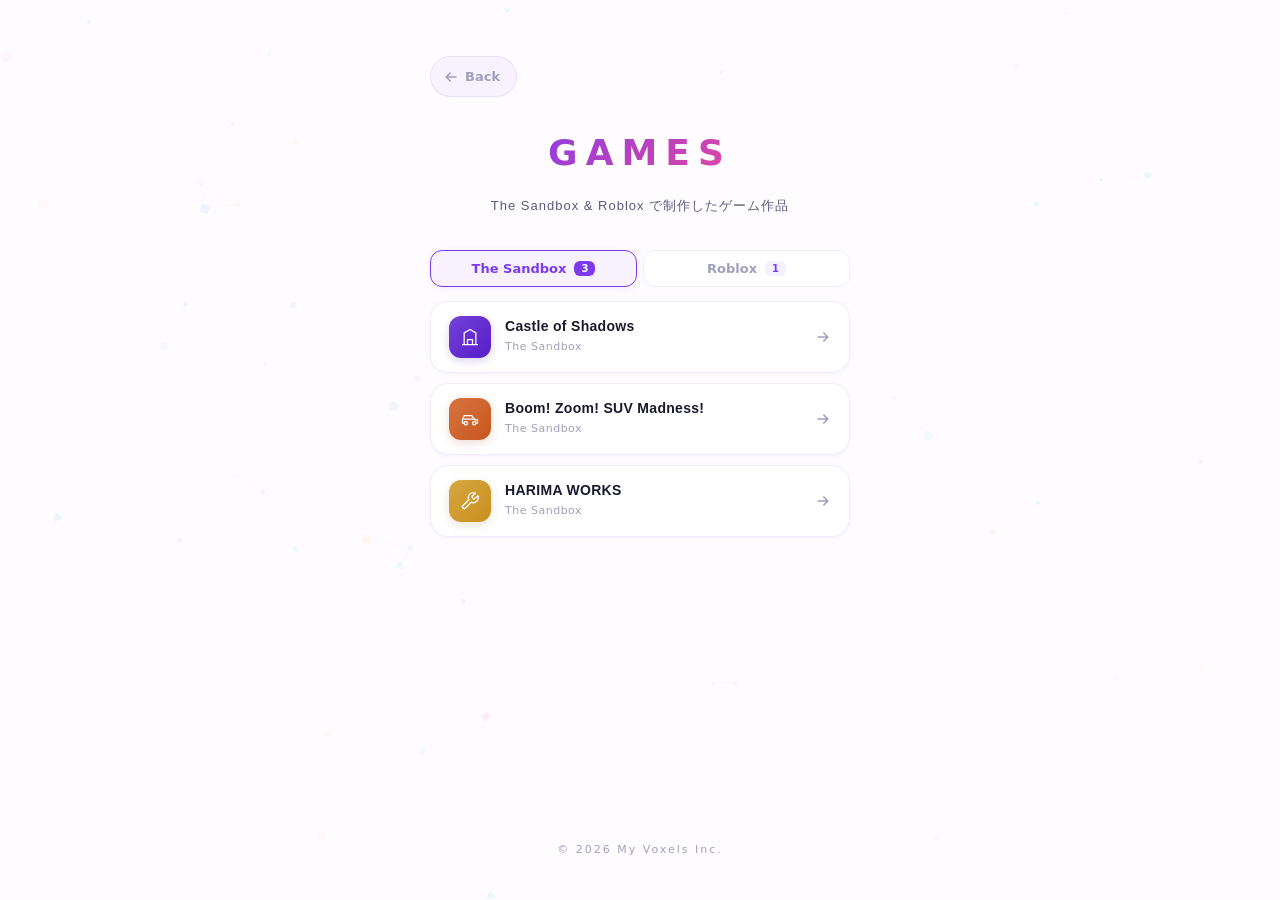
<file: games/index.html>
<!DOCTYPE html>
<html lang="ja">

<head>
    <meta charset="UTF-8">
    <meta name="viewport" content="width=device-width, initial-scale=1.0">
    <meta name="description" content="シャックが制作したゲーム一覧 — The Sandbox & Roblox">
    <meta property="og:title" content="シャック | Games">
    <meta property="og:description" content="The Sandbox & Roblox で制作したゲーム作品集">
    <meta property="og:type" content="website">
    <meta name="referrer" content="strict-origin-when-cross-origin">
    <meta http-equiv="Content-Security-Policy"
        content="default-src 'self'; script-src 'self' 'unsafe-inline'; style-src 'self' https://fonts.googleapis.com 'unsafe-inline'; font-src https://fonts.gstatic.com; img-src 'self' data:; connect-src 'self'">
    <title>シャック | Games</title>

    <link rel="preconnect" href="https://fonts.googleapis.com">
    <link rel="preconnect" href="https://fonts.gstatic.com" crossorigin>
    <link href="https://fonts.googleapis.com/css2?family=Space+Grotesk:wght@400;500;600;700&family=Outfit:wght@300;400;500;600;700;800;900&family=Zen+Kaku+Gothic+New:wght@400;500;700;900&display=swap"
        rel="stylesheet">

    <link rel="stylesheet" href="../css/links.css">
    <link rel="stylesheet" href="../css/games.css">
</head>

<body>
    <canvas id="bg-canvas" aria-hidden="true"></canvas>
    <div class="cursor-glow" aria-hidden="true"></div>

    <div class="page-wrapper">
        <!-- Back nav -->
        <a href="../links/" class="back-link" aria-label="リンクページに戻る">
            <svg width="16" height="16" viewBox="0 0 20 20" fill="none">
                <path d="M16 10H4M4 10L9 5M4 10L9 15" stroke="currentColor" stroke-width="2" stroke-linecap="round" stroke-linejoin="round"/>
            </svg>
            <span>Back</span>
        </a>

        <!-- Header -->
        <header class="games-header">
            <h1 class="games-title">GAMES</h1>
            <p class="games-sub">The Sandbox & Roblox で制作したゲーム作品</p>
        </header>

        <!-- Tabs -->
        <div class="tab-bar" role="tablist" aria-label="プラットフォーム選択">
            <button class="tab active" data-tab="sandbox" role="tab" aria-selected="true" aria-controls="panel-sandbox">
                <span class="tab-label">The Sandbox</span>
                <span class="tab-count">3</span>
            </button>
            <button class="tab" data-tab="roblox" role="tab" aria-selected="false" aria-controls="panel-roblox">
                <span class="tab-label">Roblox</span>
                <span class="tab-count">1</span>
            </button>
        </div>

        <!-- The Sandbox -->
        <div class="tab-content active" data-panel="sandbox" id="panel-sandbox" role="tabpanel">
            <div class="game-list">
                <a href="https://www.sandbox.game/ja/experiences/Castle%20of%20Shadows/12bfd0e6-0947-4f4d-9a75-915dcd6ac972/page/" target="_blank" rel="noopener noreferrer" class="gcard" style="--hue:260">
                    <div class="gcard-visual">
                        <svg viewBox="0 0 24 24" fill="none" stroke="currentColor" stroke-width="1.5"><path d="M3 21h18M5 21V7l7-4 7 4v14M9 21v-6h6v6" stroke-linecap="round" stroke-linejoin="round"/></svg>
                    </div>
                    <div class="gcard-body">
                        <span class="gcard-name">Castle of Shadows</span>
                        <span class="gcard-platform">The Sandbox</span>
                    </div>
                    <svg class="gcard-arrow" width="16" height="16" viewBox="0 0 20 20" fill="none"><path d="M4 10H16M16 10L11 5M16 10L11 15" stroke="currentColor" stroke-width="2" stroke-linecap="round" stroke-linejoin="round"/></svg>
                </a>

                <a href="https://www.sandbox.game/ja/experiences/Boom!%20Zoom!%20SUV%20Madness!/c2390e81-7049-42cb-880f-8a327b0193eb/page/" target="_blank" rel="noopener noreferrer" class="gcard" style="--hue:20">
                    <div class="gcard-visual">
                        <svg viewBox="0 0 24 24" fill="none" stroke="currentColor" stroke-width="1.5"><circle cx="7" cy="17" r="2"/><circle cx="17" cy="17" r="2"/><path d="M5 17H3v-4l2-5h9l4 5h3v4h-2M5 12h12" stroke-linecap="round" stroke-linejoin="round"/></svg>
                    </div>
                    <div class="gcard-body">
                        <span class="gcard-name">Boom! Zoom! SUV Madness!</span>
                        <span class="gcard-platform">The Sandbox</span>
                    </div>
                    <svg class="gcard-arrow" width="16" height="16" viewBox="0 0 20 20" fill="none"><path d="M4 10H16M16 10L11 5M16 10L11 15" stroke="currentColor" stroke-width="2" stroke-linecap="round" stroke-linejoin="round"/></svg>
                </a>

                <a href="https://www.sandbox.game/ja/experiences/HARIMA%20WORKS/f8361c45-31e1-40c7-9646-95f110631b2d/page/" target="_blank" rel="noopener noreferrer" class="gcard" style="--hue:40">
                    <div class="gcard-visual">
                        <svg viewBox="0 0 24 24" fill="none" stroke="currentColor" stroke-width="1.5"><path d="M14.7 6.3a1 1 0 000 1.4l1.6 1.6a1 1 0 001.4 0l3.77-3.77a6 6 0 01-7.94 7.94l-6.91 6.91a2.12 2.12 0 01-3-3l6.91-6.91a6 6 0 017.94-7.94l-3.76 3.76z" stroke-linecap="round" stroke-linejoin="round"/></svg>
                    </div>
                    <div class="gcard-body">
                        <span class="gcard-name">HARIMA WORKS</span>
                        <span class="gcard-platform">The Sandbox</span>
                    </div>
                    <svg class="gcard-arrow" width="16" height="16" viewBox="0 0 20 20" fill="none"><path d="M4 10H16M16 10L11 5M16 10L11 15" stroke="currentColor" stroke-width="2" stroke-linecap="round" stroke-linejoin="round"/></svg>
                </a>

            </div>
        </div>

        <!-- Roblox -->
        <div class="tab-content" data-panel="roblox" id="panel-roblox" role="tabpanel">
            <div class="game-list">
                <a href="https://www.roblox.com/ja/games/106476269244900/Mini-Survivor-2" target="_blank" rel="noopener noreferrer" class="gcard" style="--hue:0">
                    <div class="gcard-visual">
                        <svg viewBox="0 0 24 24" fill="none" stroke="currentColor" stroke-width="1.5"><path d="M12 22c5.523 0 10-4.477 10-10S17.523 2 12 2 2 6.477 2 12s4.477 10 10 10z"/><path d="M9 12l2 2 4-4" stroke-linecap="round" stroke-linejoin="round"/></svg>
                    </div>
                    <div class="gcard-body">
                        <span class="gcard-name">Mini Survivor 2</span>
                        <span class="gcard-platform">Roblox</span>
                    </div>
                    <svg class="gcard-arrow" width="16" height="16" viewBox="0 0 20 20" fill="none"><path d="M4 10H16M16 10L11 5M16 10L11 15" stroke="currentColor" stroke-width="2" stroke-linecap="round" stroke-linejoin="round"/></svg>
                </a>
            </div>
        </div>

        <footer class="footer">
            <p>&copy; 2026 My Voxels Inc.</p>
        </footer>
    </div>

    <script src="../js/links.js"></script>
</body>

</html>
</file>
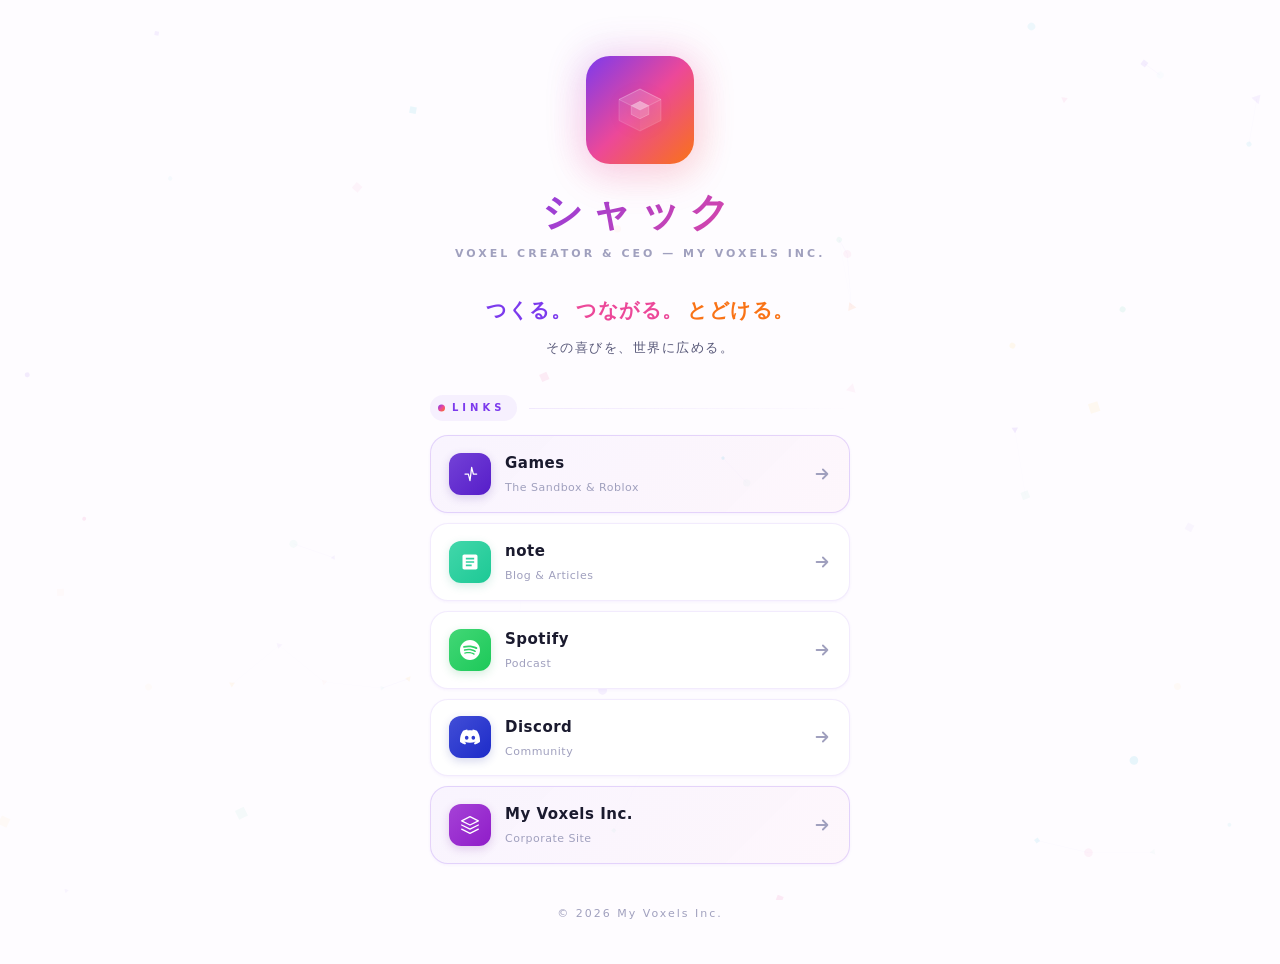
<file: links/index.html>
<!DOCTYPE html>
<html lang="ja">

<head>
    <meta charset="UTF-8">
    <meta name="viewport" content="width=device-width, initial-scale=1.0">
    <meta name="description" content="シャック — マイボクセル株式会社 代表取締役。Voxel Creator / Metaverse Builder。">
    <meta property="og:title" content="シャック | Links">
    <meta property="og:description" content="つくる。つながる。とどける。— Voxel Creator / CEO at My Voxels Inc.">
    <meta property="og:type" content="website">
    <meta name="referrer" content="strict-origin-when-cross-origin">
    <meta http-equiv="Content-Security-Policy"
        content="default-src 'self'; script-src 'self' 'unsafe-inline'; style-src 'self' https://fonts.googleapis.com 'unsafe-inline'; font-src https://fonts.gstatic.com; img-src 'self' data:; connect-src 'self'">
    <title>シャック | Links</title>

    <link rel="preconnect" href="https://fonts.googleapis.com">
    <link rel="preconnect" href="https://fonts.gstatic.com" crossorigin>
    <link href="https://fonts.googleapis.com/css2?family=Space+Grotesk:wght@400;500;600;700&family=Outfit:wght@300;400;500;600;700;800;900&family=Zen+Kaku+Gothic+New:wght@400;500;700;900&display=swap"
        rel="stylesheet">

    <link rel="stylesheet" href="../css/links.css">
</head>

<body>
    <canvas id="bg-canvas" aria-hidden="true"></canvas>
    <div class="cursor-glow" aria-hidden="true"></div>

    <span class="sr-only">シャック — マイボクセル株式会社 代表取締役のポートフォリオ</span>

    <div class="page-wrapper">
        <!-- Profile -->
        <header class="profile" id="profile">
            <div class="avatar-wrap">
                <div class="avatar-glow" aria-hidden="true"></div>
                <div class="avatar" role="img" aria-label="シャックのアバター">
                    <svg class="avatar-voxel" viewBox="0 0 64 64" fill="none" aria-hidden="true">
                        <path d="M32 8L56 20V44L32 56L8 44V20L32 8Z" fill="rgba(255,255,255,0.06)" stroke="rgba(255,255,255,0.2)" stroke-width="0.8"/>
                        <path d="M32 8L56 20L32 32L8 20L32 8Z" fill="rgba(255,255,255,0.12)" stroke="rgba(255,255,255,0.3)" stroke-width="0.8"/>
                        <path d="M32 32V56L8 44V20L32 32Z" fill="rgba(255,255,255,0.04)"/>
                        <path d="M32 32V56L56 44V20L32 32Z" fill="rgba(255,255,255,0.08)"/>
                        <path d="M32 22L42 27V37L32 42L22 37V27L32 22Z" fill="rgba(255,255,255,0.18)" stroke="rgba(255,255,255,0.4)" stroke-width="0.6"/>
                        <path d="M32 22L42 27L32 32L22 27L32 22Z" fill="rgba(255,255,255,0.3)"/>
                    </svg>
                </div>
            </div>

            <h1 class="name" data-text="シャック">シャック</h1>
            <p class="title">Voxel Creator & CEO — My Voxels Inc.</p>

            <div class="catch-group">
                <span class="catch-word" data-delay="0">つくる。</span>
                <span class="catch-word" data-delay="1">つながる。</span>
                <span class="catch-word" data-delay="2">とどける。</span>
            </div>
            <p class="catch-sub">その喜びを、世界に広める。</p>
        </header>

        <!-- Links -->
        <section class="links" id="links">
            <div class="section-head">
                <span class="section-tag">LINKS</span>
                <div class="section-line"></div>
            </div>

            <div class="links-list">
                <a href="../games/" class="link-card link-card--accent" style="--hue:260" aria-label="Games - The Sandbox & Roblox のゲーム一覧">
                    <div class="link-icon" style="--icon-hue:260">
                        <svg viewBox="0 0 24 24" fill="none" stroke="currentColor" stroke-width="1.5" aria-hidden="true"><path d="M6 12h4l2 8 2-16 2 8h4" stroke-linecap="round" stroke-linejoin="round"/></svg>
                    </div>
                    <div class="link-body">
                        <span class="link-name">Games</span>
                        <span class="link-desc">The Sandbox & Roblox</span>
                    </div>
                    <svg class="link-arrow" width="18" height="18" viewBox="0 0 20 20" fill="none" aria-hidden="true"><path d="M4 10H16M16 10L11 5M16 10L11 15" stroke="currentColor" stroke-width="2" stroke-linecap="round" stroke-linejoin="round"/></svg>
                </a>

                <a href="https://note.com/mr_shack" target="_blank" rel="noopener noreferrer" class="link-card" style="--hue:162" aria-label="note - Blog & Articles">
                    <div class="link-icon" style="--icon-hue:162">
                        <svg viewBox="0 0 24 24" fill="currentColor" aria-hidden="true"><path d="M19 3H5c-1.1 0-2 .9-2 2v14c0 1.1.9 2 2 2h14c1.1 0 2-.9 2-2V5c0-1.1-.9-2-2-2zm-5 14H7v-2h7v2zm3-4H7v-2h10v2zm0-4H7V7h10v2z"/></svg>
                    </div>
                    <div class="link-body">
                        <span class="link-name">note</span>
                        <span class="link-desc">Blog & Articles</span>
                    </div>
                    <svg class="link-arrow" width="18" height="18" viewBox="0 0 20 20" fill="none" aria-hidden="true"><path d="M4 10H16M16 10L11 5M16 10L11 15" stroke="currentColor" stroke-width="2" stroke-linecap="round" stroke-linejoin="round"/></svg>
                </a>

                <a href="https://open.spotify.com/show/5mf8BSWLRWdbFyqGXisiy9?si=bHC99f4CR0-HBONJI_6lBg" target="_blank" rel="noopener noreferrer" class="link-card" style="--hue:141" aria-label="Spotify - Podcast">
                    <div class="link-icon" style="--icon-hue:141">
                        <svg viewBox="0 0 24 24" fill="currentColor" aria-hidden="true"><path d="M12 0C5.4 0 0 5.4 0 12s5.4 12 12 12 12-5.4 12-12S18.66 0 12 0zm5.521 17.34c-.24.359-.66.48-1.021.24-2.82-1.74-6.36-2.101-10.561-1.141-.418.122-.779-.179-.899-.539-.12-.421.18-.78.54-.9 4.56-1.021 8.52-.6 11.64 1.32.42.18.479.659.301 1.02zm1.44-3.3c-.301.42-.841.6-1.262.3-3.239-1.98-8.159-2.58-11.939-1.38-.479.12-1.02-.12-1.14-.6-.12-.48.12-1.021.6-1.141C9.6 9.9 15 10.561 18.72 12.84c.361.181.54.78.241 1.2zm.12-3.36C15.24 8.4 8.82 8.16 5.16 9.301c-.6.179-1.2-.181-1.38-.721-.18-.601.18-1.2.72-1.381 4.26-1.26 11.28-1.02 15.721 1.621.539.3.719 1.02.419 1.56-.299.421-1.02.599-1.559.3z"/></svg>
                    </div>
                    <div class="link-body">
                        <span class="link-name">Spotify</span>
                        <span class="link-desc">Podcast</span>
                    </div>
                    <svg class="link-arrow" width="18" height="18" viewBox="0 0 20 20" fill="none" aria-hidden="true"><path d="M4 10H16M16 10L11 5M16 10L11 15" stroke="currentColor" stroke-width="2" stroke-linecap="round" stroke-linejoin="round"/></svg>
                </a>

                <a href="https://discord.com/invite/uUUE28vwKd" target="_blank" rel="noopener noreferrer" class="link-card" style="--hue:235" aria-label="Discord - Community">
                    <div class="link-icon" style="--icon-hue:235">
                        <svg viewBox="0 0 24 24" fill="currentColor" aria-hidden="true"><path d="M20.317 4.3698a19.7913 19.7913 0 00-4.8851-1.5152.0741.0741 0 00-.0785.0371c-.211.3753-.4447.8648-.6083 1.2495-1.8447-.2762-3.68-.2762-5.4868 0-.1636-.3933-.4058-.8742-.6177-1.2495a.077.077 0 00-.0785-.037 19.7363 19.7363 0 00-4.8852 1.515.0699.0699 0 00-.0321.0277C.5334 9.0458-.319 13.5799.0992 18.0578a.0824.0824 0 00.0312.0561 19.9312 19.9312 0 005.9932 3.0294.0777.0777 0 00.0842-.0276c.4616-.6304.8731-1.2952 1.226-1.9942a.076.076 0 00-.0416-.1057c-.6528-.2476-1.2743-.5495-1.8722-.8923a.077.077 0 01-.0076-.1277c.1258-.0943.2517-.1923.3718-.2914a.0743.0743 0 01.0776-.0105c3.9278 1.7933 8.18 1.7933 12.0614 0a.0739.0739 0 01.0785.0095c.1202.099.246.1981.3728.2924a.077.077 0 01-.0066.1276 12.2986 12.2986 0 01-1.8732.8914.0766.0766 0 00-.0407.1067c.3604.698.7719 1.3628 1.225 1.9932a.076.076 0 00.0842.0286 19.8652 19.8652 0 006.0019-3.0294.077.077 0 00.0313-.0552c.5004-5.177-.8382-9.6739-3.5485-13.6604a.061.061 0 00-.0312-.0286zM8.02 15.3312c-1.1825 0-2.1569-1.0857-2.1569-2.419 0-1.3332.9555-2.4189 2.157-2.4189 1.2108 0 2.1757 1.0952 2.1568 2.419 0 1.3332-.9555 2.4189-2.1569 2.4189zm7.9748 0c-1.1825 0-2.1569-1.0857-2.1569-2.419 0-1.3332.9554-2.4189 2.1569-2.4189 1.2108 0 2.1757 1.0952 2.1568 2.419 0 1.3332-.946 2.4189-2.1568 2.4189z"/></svg>
                    </div>
                    <div class="link-body">
                        <span class="link-name">Discord</span>
                        <span class="link-desc">Community</span>
                    </div>
                    <svg class="link-arrow" width="18" height="18" viewBox="0 0 20 20" fill="none"><path d="M4 10H16M16 10L11 5M16 10L11 15" stroke="currentColor" stroke-width="2" stroke-linecap="round" stroke-linejoin="round"/></svg>
                </a>

                <a href="https://my-voxel.studio.site" target="_blank" rel="noopener noreferrer" class="link-card link-card--accent" style="--hue:280" aria-label="My Voxels Inc. - Corporate Site">
                    <div class="link-icon" style="--icon-hue:280">
                        <svg viewBox="0 0 24 24" fill="none" stroke="currentColor" stroke-width="1.5" aria-hidden="true"><path d="M12 2L2 7l10 5 10-5-10-5zM2 17l10 5 10-5M2 12l10 5 10-5" stroke-linecap="round" stroke-linejoin="round"/></svg>
                    </div>
                    <div class="link-body">
                        <span class="link-name">My Voxels Inc.</span>
                        <span class="link-desc">Corporate Site</span>
                    </div>
                    <svg class="link-arrow" width="18" height="18" viewBox="0 0 20 20" fill="none" aria-hidden="true"><path d="M4 10H16M16 10L11 5M16 10L11 15" stroke="currentColor" stroke-width="2" stroke-linecap="round" stroke-linejoin="round"/></svg>
                </a>
            </div>
        </section>

        <footer class="footer">
            <p>&copy; 2026 My Voxels Inc.</p>
        </footer>
    </div>

    <script src="../js/links.js"></script>
</body>

</html>
</file>
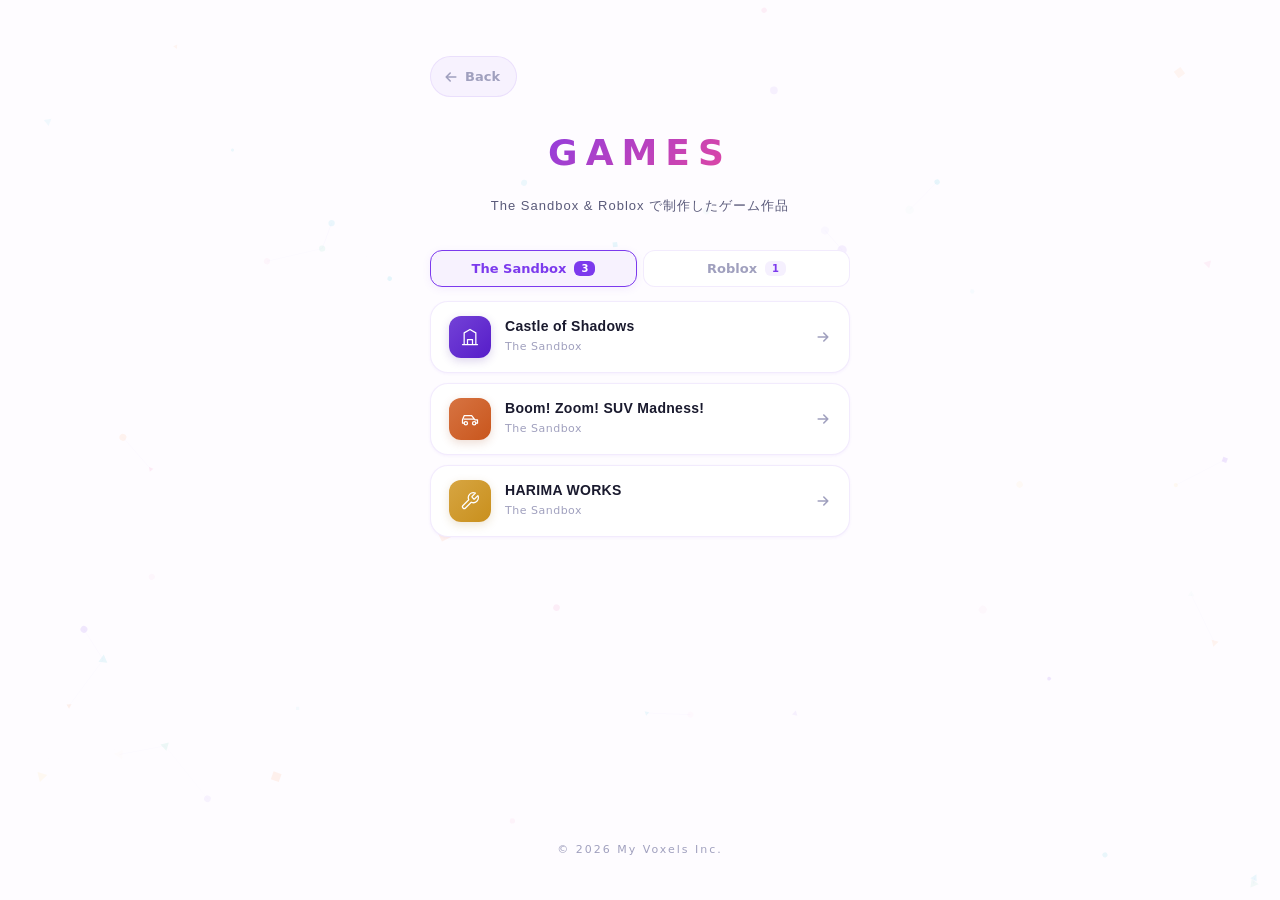
<file: games.html>
<!DOCTYPE html>
<html lang="ja">

<head>
    <meta charset="UTF-8">
    <meta name="viewport" content="width=device-width, initial-scale=1.0">
    <meta name="description" content="シャックが制作したゲーム一覧 — The Sandbox & Roblox">
    <meta property="og:title" content="シャック | Games">
    <meta property="og:description" content="The Sandbox & Roblox で制作したゲーム作品集">
    <meta property="og:type" content="website">
    <meta name="referrer" content="strict-origin-when-cross-origin">
    <meta http-equiv="Content-Security-Policy"
        content="default-src 'self'; script-src 'self' 'unsafe-inline'; style-src 'self' https://fonts.googleapis.com 'unsafe-inline'; font-src https://fonts.gstatic.com; img-src 'self' data:; connect-src 'self'">
    <title>シャック | Games</title>

    <link rel="preconnect" href="https://fonts.googleapis.com">
    <link rel="preconnect" href="https://fonts.gstatic.com" crossorigin>
    <link href="https://fonts.googleapis.com/css2?family=Space+Grotesk:wght@400;500;600;700&family=Outfit:wght@300;400;500;600;700;800;900&family=Zen+Kaku+Gothic+New:wght@400;500;700;900&display=swap"
        rel="stylesheet">

    <link rel="stylesheet" href="css/links.css">
    <link rel="stylesheet" href="css/games.css">
</head>

<body>
    <canvas id="bg-canvas" aria-hidden="true"></canvas>
    <div class="cursor-glow" aria-hidden="true"></div>

    <div class="page-wrapper">
        <!-- Back nav -->
        <a href="links.html" class="back-link" aria-label="リンクページに戻る">
            <svg width="16" height="16" viewBox="0 0 20 20" fill="none">
                <path d="M16 10H4M4 10L9 5M4 10L9 15" stroke="currentColor" stroke-width="2" stroke-linecap="round" stroke-linejoin="round"/>
            </svg>
            <span>Back</span>
        </a>

        <!-- Header -->
        <header class="games-header">
            <h1 class="games-title">GAMES</h1>
            <p class="games-sub">The Sandbox & Roblox で制作したゲーム作品</p>
        </header>

        <!-- Tabs -->
        <div class="tab-bar" role="tablist" aria-label="プラットフォーム選択">
            <button class="tab active" data-tab="sandbox" role="tab" aria-selected="true" aria-controls="panel-sandbox">
                <span class="tab-label">The Sandbox</span>
                <span class="tab-count">3</span>
            </button>
            <button class="tab" data-tab="roblox" role="tab" aria-selected="false" aria-controls="panel-roblox">
                <span class="tab-label">Roblox</span>
                <span class="tab-count">1</span>
            </button>
        </div>

        <!-- The Sandbox -->
        <div class="tab-content active" data-panel="sandbox" id="panel-sandbox" role="tabpanel">
            <div class="game-list">
                <a href="https://www.sandbox.game/ja/experiences/Castle%20of%20Shadows/12bfd0e6-0947-4f4d-9a75-915dcd6ac972/page/" target="_blank" rel="noopener noreferrer" class="gcard" style="--hue:260">
                    <div class="gcard-visual">
                        <svg viewBox="0 0 24 24" fill="none" stroke="currentColor" stroke-width="1.5"><path d="M3 21h18M5 21V7l7-4 7 4v14M9 21v-6h6v6" stroke-linecap="round" stroke-linejoin="round"/></svg>
                    </div>
                    <div class="gcard-body">
                        <span class="gcard-name">Castle of Shadows</span>
                        <span class="gcard-platform">The Sandbox</span>
                    </div>
                    <svg class="gcard-arrow" width="16" height="16" viewBox="0 0 20 20" fill="none"><path d="M4 10H16M16 10L11 5M16 10L11 15" stroke="currentColor" stroke-width="2" stroke-linecap="round" stroke-linejoin="round"/></svg>
                </a>

                <a href="https://www.sandbox.game/ja/experiences/Boom!%20Zoom!%20SUV%20Madness!/c2390e81-7049-42cb-880f-8a327b0193eb/page/" target="_blank" rel="noopener noreferrer" class="gcard" style="--hue:20">
                    <div class="gcard-visual">
                        <svg viewBox="0 0 24 24" fill="none" stroke="currentColor" stroke-width="1.5"><circle cx="7" cy="17" r="2"/><circle cx="17" cy="17" r="2"/><path d="M5 17H3v-4l2-5h9l4 5h3v4h-2M5 12h12" stroke-linecap="round" stroke-linejoin="round"/></svg>
                    </div>
                    <div class="gcard-body">
                        <span class="gcard-name">Boom! Zoom! SUV Madness!</span>
                        <span class="gcard-platform">The Sandbox</span>
                    </div>
                    <svg class="gcard-arrow" width="16" height="16" viewBox="0 0 20 20" fill="none"><path d="M4 10H16M16 10L11 5M16 10L11 15" stroke="currentColor" stroke-width="2" stroke-linecap="round" stroke-linejoin="round"/></svg>
                </a>

                <a href="https://www.sandbox.game/ja/experiences/HARIMA%20WORKS/f8361c45-31e1-40c7-9646-95f110631b2d/page/" target="_blank" rel="noopener noreferrer" class="gcard" style="--hue:40">
                    <div class="gcard-visual">
                        <svg viewBox="0 0 24 24" fill="none" stroke="currentColor" stroke-width="1.5"><path d="M14.7 6.3a1 1 0 000 1.4l1.6 1.6a1 1 0 001.4 0l3.77-3.77a6 6 0 01-7.94 7.94l-6.91 6.91a2.12 2.12 0 01-3-3l6.91-6.91a6 6 0 017.94-7.94l-3.76 3.76z" stroke-linecap="round" stroke-linejoin="round"/></svg>
                    </div>
                    <div class="gcard-body">
                        <span class="gcard-name">HARIMA WORKS</span>
                        <span class="gcard-platform">The Sandbox</span>
                    </div>
                    <svg class="gcard-arrow" width="16" height="16" viewBox="0 0 20 20" fill="none"><path d="M4 10H16M16 10L11 5M16 10L11 15" stroke="currentColor" stroke-width="2" stroke-linecap="round" stroke-linejoin="round"/></svg>
                </a>

            </div>
        </div>

        <!-- Roblox -->
        <div class="tab-content" data-panel="roblox" id="panel-roblox" role="tabpanel">
            <div class="game-list">
                <a href="https://www.roblox.com/ja/games/106476269244900/Mini-Survivor-2" target="_blank" rel="noopener noreferrer" class="gcard" style="--hue:0">
                    <div class="gcard-visual">
                        <svg viewBox="0 0 24 24" fill="none" stroke="currentColor" stroke-width="1.5"><path d="M12 22c5.523 0 10-4.477 10-10S17.523 2 12 2 2 6.477 2 12s4.477 10 10 10z"/><path d="M9 12l2 2 4-4" stroke-linecap="round" stroke-linejoin="round"/></svg>
                    </div>
                    <div class="gcard-body">
                        <span class="gcard-name">Mini Survivor 2</span>
                        <span class="gcard-platform">Roblox</span>
                    </div>
                    <svg class="gcard-arrow" width="16" height="16" viewBox="0 0 20 20" fill="none"><path d="M4 10H16M16 10L11 5M16 10L11 15" stroke="currentColor" stroke-width="2" stroke-linecap="round" stroke-linejoin="round"/></svg>
                </a>
            </div>
        </div>

        <footer class="footer">
            <p>&copy; 2026 My Voxels Inc.</p>
        </footer>
    </div>

    <script src="js/links.js"></script>
</body>

</html>
</file>
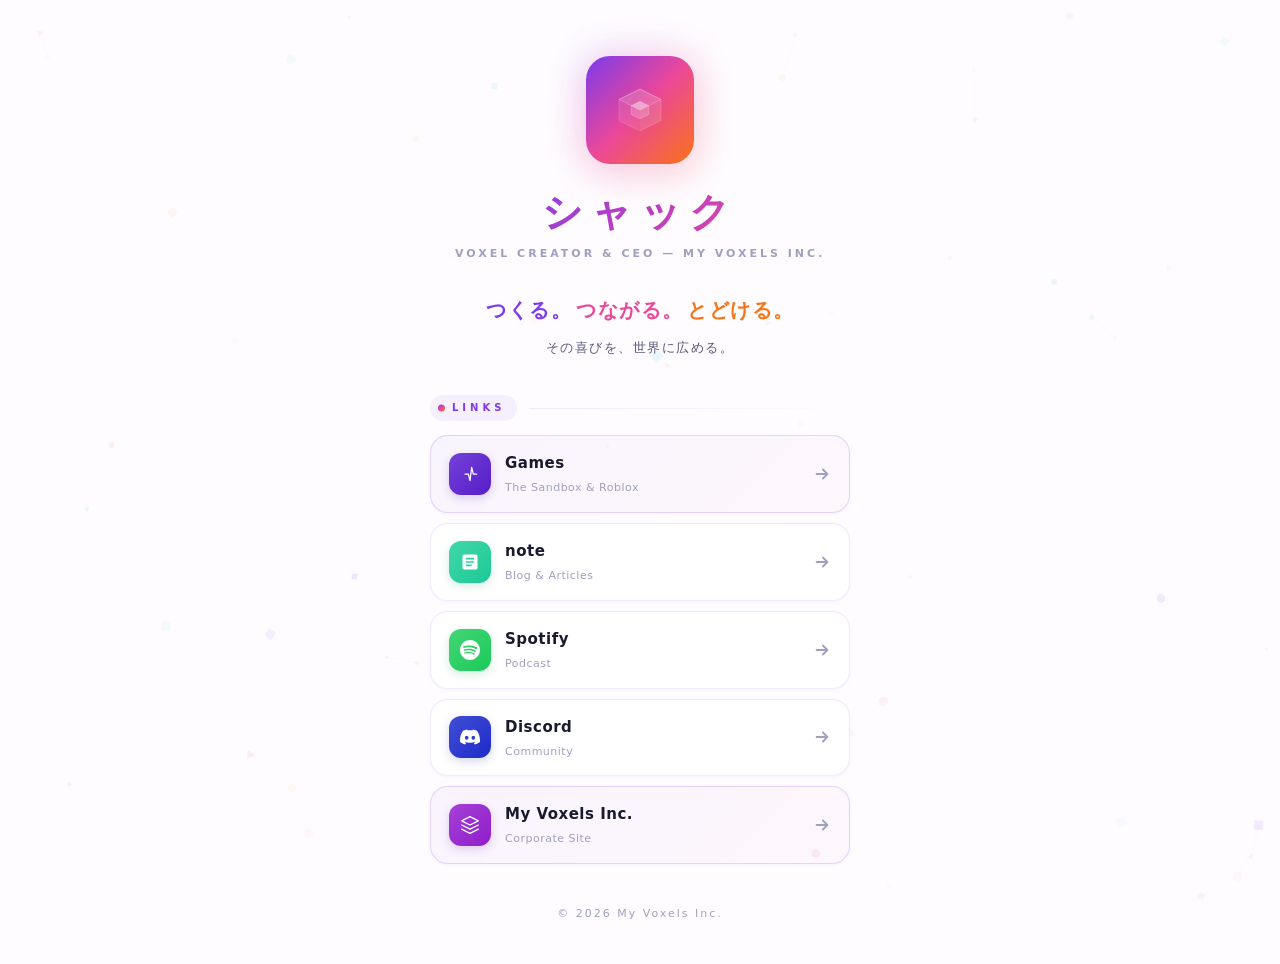
<file: links.html>
<!DOCTYPE html>
<html lang="ja">

<head>
    <meta charset="UTF-8">
    <meta name="viewport" content="width=device-width, initial-scale=1.0">
    <meta name="description" content="シャック — マイボクセル株式会社 代表取締役。Voxel Creator / Metaverse Builder。">
    <meta property="og:title" content="シャック | Links">
    <meta property="og:description" content="つくる。つながる。とどける。— Voxel Creator / CEO at My Voxels Inc.">
    <meta property="og:type" content="website">
    <meta name="referrer" content="strict-origin-when-cross-origin">
    <meta http-equiv="Content-Security-Policy"
        content="default-src 'self'; script-src 'self' 'unsafe-inline'; style-src 'self' https://fonts.googleapis.com 'unsafe-inline'; font-src https://fonts.gstatic.com; img-src 'self' data:; connect-src 'self'">
    <title>シャック | Links</title>

    <link rel="preconnect" href="https://fonts.googleapis.com">
    <link rel="preconnect" href="https://fonts.gstatic.com" crossorigin>
    <link href="https://fonts.googleapis.com/css2?family=Space+Grotesk:wght@400;500;600;700&family=Outfit:wght@300;400;500;600;700;800;900&family=Zen+Kaku+Gothic+New:wght@400;500;700;900&display=swap"
        rel="stylesheet">

    <link rel="stylesheet" href="css/links.css">
</head>

<body>
    <canvas id="bg-canvas" aria-hidden="true"></canvas>
    <div class="cursor-glow" aria-hidden="true"></div>

    <span class="sr-only">シャック — マイボクセル株式会社 代表取締役のポートフォリオ</span>

    <div class="page-wrapper">
        <!-- Profile -->
        <header class="profile" id="profile">
            <div class="avatar-wrap">
                <div class="avatar-glow" aria-hidden="true"></div>
                <div class="avatar" role="img" aria-label="シャックのアバター">
                    <svg class="avatar-voxel" viewBox="0 0 64 64" fill="none" aria-hidden="true">
                        <path d="M32 8L56 20V44L32 56L8 44V20L32 8Z" fill="rgba(255,255,255,0.06)" stroke="rgba(255,255,255,0.2)" stroke-width="0.8"/>
                        <path d="M32 8L56 20L32 32L8 20L32 8Z" fill="rgba(255,255,255,0.12)" stroke="rgba(255,255,255,0.3)" stroke-width="0.8"/>
                        <path d="M32 32V56L8 44V20L32 32Z" fill="rgba(255,255,255,0.04)"/>
                        <path d="M32 32V56L56 44V20L32 32Z" fill="rgba(255,255,255,0.08)"/>
                        <path d="M32 22L42 27V37L32 42L22 37V27L32 22Z" fill="rgba(255,255,255,0.18)" stroke="rgba(255,255,255,0.4)" stroke-width="0.6"/>
                        <path d="M32 22L42 27L32 32L22 27L32 22Z" fill="rgba(255,255,255,0.3)"/>
                    </svg>
                </div>
            </div>

            <h1 class="name" data-text="シャック">シャック</h1>
            <p class="title">Voxel Creator & CEO — My Voxels Inc.</p>

            <div class="catch-group">
                <span class="catch-word" data-delay="0">つくる。</span>
                <span class="catch-word" data-delay="1">つながる。</span>
                <span class="catch-word" data-delay="2">とどける。</span>
            </div>
            <p class="catch-sub">その喜びを、世界に広める。</p>
        </header>

        <!-- Links -->
        <section class="links" id="links">
            <div class="section-head">
                <span class="section-tag">LINKS</span>
                <div class="section-line"></div>
            </div>

            <div class="links-list">
                <a href="games.html" class="link-card link-card--accent" style="--hue:260" aria-label="Games - The Sandbox & Roblox のゲーム一覧">
                    <div class="link-icon" style="--icon-hue:260">
                        <svg viewBox="0 0 24 24" fill="none" stroke="currentColor" stroke-width="1.5" aria-hidden="true"><path d="M6 12h4l2 8 2-16 2 8h4" stroke-linecap="round" stroke-linejoin="round"/></svg>
                    </div>
                    <div class="link-body">
                        <span class="link-name">Games</span>
                        <span class="link-desc">The Sandbox & Roblox</span>
                    </div>
                    <svg class="link-arrow" width="18" height="18" viewBox="0 0 20 20" fill="none" aria-hidden="true"><path d="M4 10H16M16 10L11 5M16 10L11 15" stroke="currentColor" stroke-width="2" stroke-linecap="round" stroke-linejoin="round"/></svg>
                </a>

                <a href="https://note.com/mr_shack" target="_blank" rel="noopener noreferrer" class="link-card" style="--hue:162" aria-label="note - Blog & Articles">
                    <div class="link-icon" style="--icon-hue:162">
                        <svg viewBox="0 0 24 24" fill="currentColor" aria-hidden="true"><path d="M19 3H5c-1.1 0-2 .9-2 2v14c0 1.1.9 2 2 2h14c1.1 0 2-.9 2-2V5c0-1.1-.9-2-2-2zm-5 14H7v-2h7v2zm3-4H7v-2h10v2zm0-4H7V7h10v2z"/></svg>
                    </div>
                    <div class="link-body">
                        <span class="link-name">note</span>
                        <span class="link-desc">Blog & Articles</span>
                    </div>
                    <svg class="link-arrow" width="18" height="18" viewBox="0 0 20 20" fill="none" aria-hidden="true"><path d="M4 10H16M16 10L11 5M16 10L11 15" stroke="currentColor" stroke-width="2" stroke-linecap="round" stroke-linejoin="round"/></svg>
                </a>

                <a href="https://open.spotify.com/show/5mf8BSWLRWdbFyqGXisiy9?si=bHC99f4CR0-HBONJI_6lBg" target="_blank" rel="noopener noreferrer" class="link-card" style="--hue:141" aria-label="Spotify - Podcast">
                    <div class="link-icon" style="--icon-hue:141">
                        <svg viewBox="0 0 24 24" fill="currentColor" aria-hidden="true"><path d="M12 0C5.4 0 0 5.4 0 12s5.4 12 12 12 12-5.4 12-12S18.66 0 12 0zm5.521 17.34c-.24.359-.66.48-1.021.24-2.82-1.74-6.36-2.101-10.561-1.141-.418.122-.779-.179-.899-.539-.12-.421.18-.78.54-.9 4.56-1.021 8.52-.6 11.64 1.32.42.18.479.659.301 1.02zm1.44-3.3c-.301.42-.841.6-1.262.3-3.239-1.98-8.159-2.58-11.939-1.38-.479.12-1.02-.12-1.14-.6-.12-.48.12-1.021.6-1.141C9.6 9.9 15 10.561 18.72 12.84c.361.181.54.78.241 1.2zm.12-3.36C15.24 8.4 8.82 8.16 5.16 9.301c-.6.179-1.2-.181-1.38-.721-.18-.601.18-1.2.72-1.381 4.26-1.26 11.28-1.02 15.721 1.621.539.3.719 1.02.419 1.56-.299.421-1.02.599-1.559.3z"/></svg>
                    </div>
                    <div class="link-body">
                        <span class="link-name">Spotify</span>
                        <span class="link-desc">Podcast</span>
                    </div>
                    <svg class="link-arrow" width="18" height="18" viewBox="0 0 20 20" fill="none" aria-hidden="true"><path d="M4 10H16M16 10L11 5M16 10L11 15" stroke="currentColor" stroke-width="2" stroke-linecap="round" stroke-linejoin="round"/></svg>
                </a>

                <a href="https://discord.com/invite/uUUE28vwKd" target="_blank" rel="noopener noreferrer" class="link-card" style="--hue:235" aria-label="Discord - Community">
                    <div class="link-icon" style="--icon-hue:235">
                        <svg viewBox="0 0 24 24" fill="currentColor" aria-hidden="true"><path d="M20.317 4.3698a19.7913 19.7913 0 00-4.8851-1.5152.0741.0741 0 00-.0785.0371c-.211.3753-.4447.8648-.6083 1.2495-1.8447-.2762-3.68-.2762-5.4868 0-.1636-.3933-.4058-.8742-.6177-1.2495a.077.077 0 00-.0785-.037 19.7363 19.7363 0 00-4.8852 1.515.0699.0699 0 00-.0321.0277C.5334 9.0458-.319 13.5799.0992 18.0578a.0824.0824 0 00.0312.0561 19.9312 19.9312 0 005.9932 3.0294.0777.0777 0 00.0842-.0276c.4616-.6304.8731-1.2952 1.226-1.9942a.076.076 0 00-.0416-.1057c-.6528-.2476-1.2743-.5495-1.8722-.8923a.077.077 0 01-.0076-.1277c.1258-.0943.2517-.1923.3718-.2914a.0743.0743 0 01.0776-.0105c3.9278 1.7933 8.18 1.7933 12.0614 0a.0739.0739 0 01.0785.0095c.1202.099.246.1981.3728.2924a.077.077 0 01-.0066.1276 12.2986 12.2986 0 01-1.8732.8914.0766.0766 0 00-.0407.1067c.3604.698.7719 1.3628 1.225 1.9932a.076.076 0 00.0842.0286 19.8652 19.8652 0 006.0019-3.0294.077.077 0 00.0313-.0552c.5004-5.177-.8382-9.6739-3.5485-13.6604a.061.061 0 00-.0312-.0286zM8.02 15.3312c-1.1825 0-2.1569-1.0857-2.1569-2.419 0-1.3332.9555-2.4189 2.157-2.4189 1.2108 0 2.1757 1.0952 2.1568 2.419 0 1.3332-.9555 2.4189-2.1569 2.4189zm7.9748 0c-1.1825 0-2.1569-1.0857-2.1569-2.419 0-1.3332.9554-2.4189 2.1569-2.4189 1.2108 0 2.1757 1.0952 2.1568 2.419 0 1.3332-.946 2.4189-2.1568 2.4189z"/></svg>
                    </div>
                    <div class="link-body">
                        <span class="link-name">Discord</span>
                        <span class="link-desc">Community</span>
                    </div>
                    <svg class="link-arrow" width="18" height="18" viewBox="0 0 20 20" fill="none"><path d="M4 10H16M16 10L11 5M16 10L11 15" stroke="currentColor" stroke-width="2" stroke-linecap="round" stroke-linejoin="round"/></svg>
                </a>

                <a href="https://my-voxel.studio.site" target="_blank" rel="noopener noreferrer" class="link-card link-card--accent" style="--hue:280" aria-label="My Voxels Inc. - Corporate Site">
                    <div class="link-icon" style="--icon-hue:280">
                        <svg viewBox="0 0 24 24" fill="none" stroke="currentColor" stroke-width="1.5" aria-hidden="true"><path d="M12 2L2 7l10 5 10-5-10-5zM2 17l10 5 10-5M2 12l10 5 10-5" stroke-linecap="round" stroke-linejoin="round"/></svg>
                    </div>
                    <div class="link-body">
                        <span class="link-name">My Voxels Inc.</span>
                        <span class="link-desc">Corporate Site</span>
                    </div>
                    <svg class="link-arrow" width="18" height="18" viewBox="0 0 20 20" fill="none" aria-hidden="true"><path d="M4 10H16M16 10L11 5M16 10L11 15" stroke="currentColor" stroke-width="2" stroke-linecap="round" stroke-linejoin="round"/></svg>
                </a>
            </div>
        </section>

        <footer class="footer">
            <p>&copy; 2026 My Voxels Inc.</p>
        </footer>
    </div>

    <script src="js/links.js"></script>
</body>

</html>
</file>
<file: css/links.css>
/* ============================================
   LINKS PAGE — POP STYLE (matches index.html)
   ============================================ */

*,*::before,*::after{margin:0;padding:0;box-sizing:border-box}

:root {
    --bg: #fefcff;
    --bg-alt: #f5f0ff;
    --surface: #ffffff;
    --surface-h: rgba(124,58,237,.04);
    --border: rgba(124,58,237,.1);
    --border-h: rgba(124,58,237,.22);
    --text: #1a1a2e;
    --text2: #5a5a7a;
    --text3: #a0a0be;
    --cyan: #06b6d4;
    --purple: #7c3aed;
    --pink: #ec4899;
    --green: #10b981;
    --orange: #f97316;
    --grad: linear-gradient(135deg, #7c3aed, #ec4899, #f97316);
    --grad-soft: linear-gradient(135deg, rgba(124,58,237,.08), rgba(236,72,153,.06), rgba(249,115,22,.04));
    --shadow-xs: 0 1px 3px rgba(124,58,237,.06);
    --shadow-sm: 0 4px 12px rgba(124,58,237,.07);
    --shadow-md: 0 8px 32px rgba(124,58,237,.09);
    --shadow-color: 0 12px 40px rgba(236,72,153,.15);
    --font-head: 'Outfit', system-ui, sans-serif;
    --font-en: 'Space Grotesk', 'Outfit', system-ui, sans-serif;
    --font-ja: 'Zen Kaku Gothic New', 'Hiragino Sans', sans-serif;
    --r-sm: 12px;
    --r-md: 18px;
    --r-lg: 24px;
    --ease: cubic-bezier(.22,1,.36,1);
    --bounce: cubic-bezier(.34,1.56,.64,1);
}

html { font-size:16px; scroll-behavior:smooth; -webkit-font-smoothing:antialiased; }

body {
    font-family: var(--font-ja);
    background: var(--bg);
    color: var(--text);
    min-height: 100vh;
    overflow-x: hidden;
    line-height: 1.8;
}

/* === Canvas & Cursor === */
#bg-canvas {
    position: fixed; inset:0;
    width:100%; height:100%;
    z-index:0; pointer-events:none;
}

.cursor-glow {
    position: fixed;
    width: 400px; height: 400px;
    border-radius: 50%;
    background: radial-gradient(circle, rgba(124,58,237,.06) 0%, rgba(236,72,153,.03) 40%, transparent 70%);
    pointer-events: none; z-index: 0;
    transform: translate(-50%,-50%);
    transition: opacity .4s;
    opacity: 0;
}

.cursor-glow.active { opacity: 1; }

/* === Page === */
.page-wrapper {
    position: relative; z-index:1;
    max-width: 460px;
    margin: 0 auto;
    padding: 56px 20px 40px;
    min-height: 100vh;
    display: flex; flex-direction: column; align-items: center;
}

/* === Profile === */
.profile {
    text-align: center;
    margin-bottom: 36px;
    opacity:0;
    animation: popUp .8s var(--bounce) .2s forwards;
}

@keyframes popUp {
    from { opacity:0; transform: translateY(28px) scale(.96); }
    to { opacity:1; transform: translateY(0) scale(1); }
}

/* Avatar */
.avatar-wrap {
    position: relative;
    width: 108px; height: 108px;
    margin: 0 auto 24px;
}

.avatar {
    width:100%; height:100%;
    border-radius: var(--r-lg);
    background: var(--grad);
    display: flex; align-items:center; justify-content:center;
    position: relative; z-index:2;
    box-shadow: var(--shadow-color);
    animation: avatarFloat 5s ease-in-out infinite;
    will-change: transform;
}

.avatar-glow {
    position: absolute;
    inset: -6px;
    border-radius: 28px;
    background: var(--grad);
    opacity: .18;
    filter: blur(18px);
    z-index:1;
    animation: glowPulse 4s ease-in-out infinite;
}

@keyframes glowPulse {
    0%,100% { opacity:.14; transform:scale(1); }
    50% { opacity:.22; transform:scale(1.06); }
}

@keyframes avatarFloat {
    0%,100% { transform: translateY(0) rotate(0deg); }
    50% { transform: translateY(-8px) rotate(2deg); }
}

.avatar-voxel {
    width: 56px; height: 56px;
    filter: drop-shadow(0 2px 8px rgba(0,0,0,.15));
}

/* Name */
.name {
    font-family: var(--font-ja);
    font-size: 40px;
    font-weight: 900;
    letter-spacing: 8px;
    line-height: 1.2;
    margin-bottom: 8px;
    background: var(--grad);
    background-size: 200% auto;
    -webkit-background-clip: text; background-clip: text;
    -webkit-text-fill-color: transparent;
    animation: shimmer 4s ease-in-out infinite;
}

@keyframes shimmer {
    0%,100% { background-position: 0% center; }
    50% { background-position: 200% center; }
}

.title {
    font-family: var(--font-en);
    font-size: 11px;
    font-weight: 600;
    color: var(--text3);
    letter-spacing: 3px;
    text-transform: uppercase;
    margin-bottom: 28px;
}

/* Catchphrase */
.catch-group {
    display: flex;
    justify-content: center;
    gap: 4px;
    margin-bottom: 8px;
}

.catch-word {
    font-family: var(--font-ja);
    font-size: 20px;
    font-weight: 800;
    letter-spacing: 1.5px;
    opacity:0;
    display: inline-block;
    cursor: default;
    transition: transform .3s var(--bounce), filter .3s;
}

.catch-word[data-delay="0"] {
    color: var(--purple);
    animation: catchPop .6s var(--bounce) .65s forwards;
}
.catch-word[data-delay="1"] {
    color: var(--pink);
    animation: catchPop .6s var(--bounce) .8s forwards;
}
.catch-word[data-delay="2"] {
    color: var(--orange);
    animation: catchPop .6s var(--bounce) .95s forwards;
}

@keyframes catchPop {
    0% { opacity:0; transform: translateY(16px) scale(.7); filter: blur(4px); }
    70% { transform: translateY(-3px) scale(1.05); }
    100% { opacity:1; transform: translateY(0) scale(1); filter: blur(0); }
}

.catch-word:hover {
    transform: scale(1.15) !important;
    filter: brightness(1.1);
}

.catch-sub {
    font-size: 13px;
    color: var(--text2);
    letter-spacing: 1.5px;
    opacity:0;
    animation: fadeUp .6s ease-out 1.15s forwards;
}

@keyframes fadeUp {
    from { opacity:0; transform: translateY(8px); }
    to { opacity:1; transform: translateY(0); }
}

/* === Section Head === */
.section-head {
    display: flex;
    align-items: center;
    gap: 12px;
    margin-bottom: 14px;
    width: 100%;
}

.section-tag {
    font-family: var(--font-en);
    font-size: 10px;
    font-weight: 700;
    letter-spacing: 4px;
    color: var(--purple);
    white-space: nowrap;
    padding: 4px 12px 4px 22px;
    background: rgba(124,58,237,.06);
    border-radius: 100px;
    position: relative;
}

.section-tag::before {
    content: '';
    position: absolute;
    left: 8px; top: 50%;
    transform: translateY(-50%);
    width: 7px; height: 7px;
    border-radius: 50%;
    background: var(--grad);
}

.section-line {
    flex: 1;
    height: 1px;
    background: linear-gradient(90deg, var(--border), transparent);
}

/* === Tabs === */
.tab-bar {
    display: flex; gap: 6px;
    margin-bottom: 14px;
    width: 100%;
}

.tab {
    flex: 1;
    display: flex; align-items:center; justify-content:center; gap: 8px;
    padding: 10px 0;
    border: 1.5px solid var(--border);
    background: var(--surface);
    border-radius: var(--r-sm);
    font-family: var(--font-en);
    font-size: 13px;
    font-weight: 600;
    color: var(--text3);
    cursor: pointer;
    transition: all .3s var(--ease);
}

.tab.active {
    border-color: var(--purple);
    color: var(--purple);
    background: rgba(124,58,237,.05);
    box-shadow: 0 2px 8px rgba(124,58,237,.08);
}

.tab:hover:not(.active) { border-color: var(--border-h); color: var(--text2); }

.tab-count {
    font-size: 10px;
    font-weight: 700;
    background: rgba(124,58,237,.08);
    color: var(--purple);
    padding: 2px 7px;
    border-radius: 6px;
}

.tab.active .tab-count {
    background: var(--purple);
    color: #fff;
}

/* Tab Content */
.tab-content { display: none; width: 100%; }
.tab-content.active { display: block; animation: panelIn .35s ease-out; }

@keyframes panelIn {
    from { opacity:0; transform: translateY(6px); }
    to { opacity:1; transform: translateY(0); }
}

/* === Links === */
.links {
    width: 100%;
    margin-bottom: 40px;
    opacity:0;
    animation: fadeUp .7s ease-out 1.25s forwards;
}

.links-list {
    display: flex; flex-direction: column;
    gap: 10px;
}

.link-card {
    display: flex;
    align-items: center;
    gap: 14px;
    padding: 14px 18px;
    background: var(--surface);
    border: 1.5px solid var(--border);
    border-radius: var(--r-md);
    text-decoration: none;
    color: var(--text);
    cursor: pointer;
    transition: all .4s var(--ease);
    position: relative;
    overflow: hidden;
    box-shadow: var(--shadow-xs);
}

.link-card::before {
    content: '';
    position: absolute; inset: 0;
    background: var(--grad-soft);
    opacity: 0;
    transition: opacity .4s;
}

.link-card:hover::before { opacity: 1; }

.link-card:hover {
    transform: translateY(-3px);
    border-color: var(--border-h);
    box-shadow: var(--shadow-md);
}

.link-card:active {
    transform: translateY(-1px) scale(.99);
    transition-duration: .1s;
}

.link-card--accent {
    border-color: rgba(124,58,237,.18);
    background: linear-gradient(135deg, rgba(124,58,237,.04), rgba(236,72,153,.03));
}

.link-card--accent:hover {
    border-color: var(--purple);
    box-shadow: var(--shadow-color);
}

/* Link Icon */
.link-icon {
    width: 42px; height: 42px; min-width: 42px;
    border-radius: var(--r-sm);
    background: linear-gradient(135deg, hsl(var(--icon-hue, 270) 65% 55%), hsl(var(--icon-hue, 270) 75% 45%));
    color: #fff;
    display: flex; align-items:center; justify-content:center;
    position: relative; z-index: 1;
    transition: all .4s var(--bounce);
    box-shadow: 0 3px 10px hsla(var(--icon-hue, 270),60%,40%,.2);
}

.link-icon svg { width: 20px; height: 20px; }

.link-card:hover .link-icon {
    transform: scale(1.1) rotate(-5deg);
    box-shadow: 0 5px 16px hsla(var(--icon-hue, 270),60%,40%,.25);
}

.link-card:hover {
    border-color: hsla(var(--hue, 270),60%,50%,.22);
}

/* Link Body */
.link-body {
    flex: 1;
    display: flex; flex-direction: column; gap: 1px;
    position: relative; z-index: 1;
}

.link-name {
    font-family: var(--font-en);
    font-size: 15px;
    font-weight: 700;
    letter-spacing: .5px;
    color: var(--text);
}

.link-desc {
    font-family: var(--font-en);
    font-size: 11px;
    color: var(--text3);
    letter-spacing: .5px;
}

/* Link Arrow */
.link-arrow {
    color: var(--text3);
    transition: all .4s var(--ease);
    flex-shrink: 0;
    position: relative; z-index: 1;
}

.link-card:hover .link-arrow {
    color: var(--purple);
    transform: translateX(4px);
}

/* Shine effect */
.link-card::after {
    content: '';
    position: absolute;
    top: 0; left: -100%;
    width: 100%; height: 100%;
    background: linear-gradient(90deg, transparent, rgba(255,255,255,.5), transparent);
    transition: none;
    pointer-events: none;
    z-index: 0;
}

.link-card:hover::after {
    animation: shine .6s ease-out forwards;
}

@keyframes shine {
    to { left: 100%; }
}

/* Focus states (accessibility) */
.link-card:focus-visible {
    outline: 2.5px solid var(--purple);
    outline-offset: 2px;
    transform: translateY(-2px);
    box-shadow: var(--shadow-md);
}

.tab:focus-visible {
    outline: 2.5px solid var(--purple);
    outline-offset: -2px;
}

/* Screen reader only */
.sr-only {
    position: absolute;
    width: 1px; height: 1px;
    padding: 0; margin: -1px;
    overflow: hidden;
    clip: rect(0,0,0,0);
    white-space: nowrap;
    border: 0;
}

/* === Footer === */
.footer {
    margin-top: auto;
    text-align: center;
    opacity:0;
    animation: fadeUp .5s ease-out 2s forwards;
}

.footer p {
    font-family: var(--font-en);
    font-size: 11px;
    color: var(--text3);
    letter-spacing: 2px;
}

/* === Responsive === */
@media (max-width: 620px) {
    .avatar-wrap { width: 100px; height: 100px; }
    .avatar { border-radius: 22px; }
    .avatar-glow { border-radius: 26px; }
    .avatar-voxel { width: 52px; height: 52px; }
    .name { font-size: 36px; letter-spacing: 7px; }
}

@media (max-width: 520px) {
    .page-wrapper { padding: 44px 14px 32px; }
    .name { font-size: 30px; letter-spacing: 5px; }
    .title { font-size: 10px; }
    .catch-word { font-size: 17px; }
    .catch-sub { font-size: 12px; }
    .avatar-wrap { width: 92px; height: 92px; }
    .avatar { border-radius: 20px; }
    .avatar-glow { border-radius: 24px; }
    .avatar-voxel { width: 46px; height: 46px; }
    .link-card { padding: 16px 14px; }
    .link-icon { width: 40px; height: 40px; min-width: 40px; }
    .link-icon svg { width: 18px; height: 18px; }
    .link-desc { font-size: 12px; }
    .cursor-glow { width: 200px; height: 200px; }
    .section-head { margin-bottom: 12px; }
}
</file>
<file: css/games.css>
/* ============================================
   GAMES PAGE — POP STYLE
   ============================================ */

/* Back link */
.back-link {
    align-self: flex-start;
    display: flex;
    align-items: center;
    gap: 6px;
    font-family: var(--font-en);
    font-size: 13px;
    font-weight: 600;
    color: var(--text3);
    text-decoration: none;
    margin-bottom: 24px;
    padding: 8px 16px 8px 12px;
    border-radius: 100px;
    background: rgba(124,58,237,.05);
    border: 1px solid var(--border);
    transition: all .3s var(--ease);
}

.back-link:hover {
    color: var(--purple);
    border-color: var(--border-h);
    transform: translateX(-3px);
    box-shadow: var(--shadow-sm);
}

/* Header */
.games-header {
    text-align: center;
    margin-bottom: 32px;
    opacity:0;
    animation: popUp .8s var(--bounce) .2s forwards;
}

@keyframes popUp {
    from { opacity:0; transform: translateY(28px) scale(.96); }
    to { opacity:1; transform: translateY(0) scale(1); }
}

.games-title {
    font-family: var(--font-head);
    font-size: 36px;
    font-weight: 800;
    letter-spacing: 8px;
    margin-bottom: 8px;
    background: var(--grad);
    background-size: 200% auto;
    -webkit-background-clip: text; background-clip: text;
    -webkit-text-fill-color: transparent;
    animation: shimmer 4s ease-in-out infinite;
}

@keyframes shimmer {
    0%,100% { background-position: 0% center; }
    50% { background-position: 200% center; }
}

.games-sub {
    font-size: 13px;
    color: var(--text2);
    letter-spacing: 1px;
}

/* Game list */
.game-list {
    display: flex;
    flex-direction: column;
    gap: 10px;
    width: 100%;
}

/* Game card */
.gcard {
    display: flex;
    align-items: center;
    gap: 14px;
    padding: 14px 18px;
    background: var(--surface);
    border: 1.5px solid var(--border);
    border-radius: var(--r-md);
    text-decoration: none;
    color: var(--text);
    cursor: pointer;
    transition: all .4s var(--ease);
    position: relative;
    overflow: hidden;
    box-shadow: var(--shadow-xs);
    opacity:0;
    transform: translateY(14px);
    animation: cardReveal .5s ease-out forwards;
}

.gcard:nth-child(1) { animation-delay: .3s; }
.gcard:nth-child(2) { animation-delay: .38s; }
.gcard:nth-child(3) { animation-delay: .46s; }
.gcard:nth-child(4) { animation-delay: .54s; }
.gcard:nth-child(5) { animation-delay: .62s; }
.gcard:nth-child(6) { animation-delay: .70s; }
.gcard:nth-child(7) { animation-delay: .78s; }

@keyframes cardReveal {
    to { opacity:1; transform: translateY(0); }
}

.gcard::before {
    content: '';
    position: absolute; inset:0;
    background: var(--grad-soft);
    opacity:0;
    transition: opacity .4s;
}

.gcard:hover::before { opacity: 1; }

.gcard:hover {
    transform: translateY(-3px);
    border-color: var(--border-h);
    box-shadow: var(--shadow-md);
}

.gcard:active {
    transform: translateY(-1px) scale(.99);
    transition-duration: .1s;
}

/* Shine effect */
.gcard::after {
    content: '';
    position: absolute;
    top:0; left: -100%;
    width:100%; height:100%;
    background: linear-gradient(90deg, transparent, rgba(255,255,255,.5), transparent);
    pointer-events: none; z-index:0;
}

.gcard:hover::after {
    animation: shine .6s ease-out forwards;
}

@keyframes shine {
    to { left: 100%; }
}

.gcard-visual {
    width: 42px; height: 42px; min-width: 42px;
    border-radius: var(--r-sm);
    background: linear-gradient(135deg, hsla(var(--hue),65%,55%,1), hsla(var(--hue),75%,45%,1));
    display: flex; align-items:center; justify-content:center;
    color: #fff;
    position: relative; z-index:1;
    transition: all .4s var(--bounce);
    box-shadow: 0 3px 10px hsla(var(--hue),60%,40%,.2);
}

.gcard-visual svg { width: 20px; height: 20px; }

.gcard:hover .gcard-visual {
    transform: scale(1.1) rotate(-5deg);
    box-shadow: 0 5px 16px hsla(var(--hue),60%,40%,.25);
}

.gcard-body {
    flex: 1;
    display: flex; flex-direction: column; gap: 2px;
    position: relative; z-index:1;
}

.gcard-name {
    font-size: 14px;
    font-weight: 700;
    line-height: 1.3;
    letter-spacing: .3px;
    color: var(--text);
}

.gcard-platform {
    font-family: var(--font-en);
    font-size: 11px;
    color: var(--text3);
    letter-spacing: .5px;
}

.gcard-arrow {
    color: var(--text3);
    flex-shrink: 0;
    transition: all .4s var(--ease);
    position: relative; z-index:1;
}

.gcard:hover .gcard-arrow {
    color: var(--purple);
    transform: translateX(4px);
}

/* Focus states */
.gcard:focus-visible {
    outline: 2.5px solid var(--purple);
    outline-offset: 2px;
    transform: translateY(-2px);
}

.back-link:focus-visible {
    outline: 2.5px solid var(--purple);
    outline-offset: 2px;
}

/* Responsive */
@media (max-width: 768px) {
    .games-title { font-size: 32px; letter-spacing: 7px; }
}

@media (max-width: 520px) {
    .games-title { font-size: 26px; letter-spacing: 5px; }
    .games-sub { font-size: 12px; }
    .gcard { padding: 16px 14px; gap: 12px; }
    .gcard-visual { width: 38px; height: 38px; min-width: 38px; }
    .gcard-visual svg { width: 18px; height: 18px; }
    .gcard-name { font-size: 13px; }
    .gcard-platform { font-size: 10px; }
}
</file>
